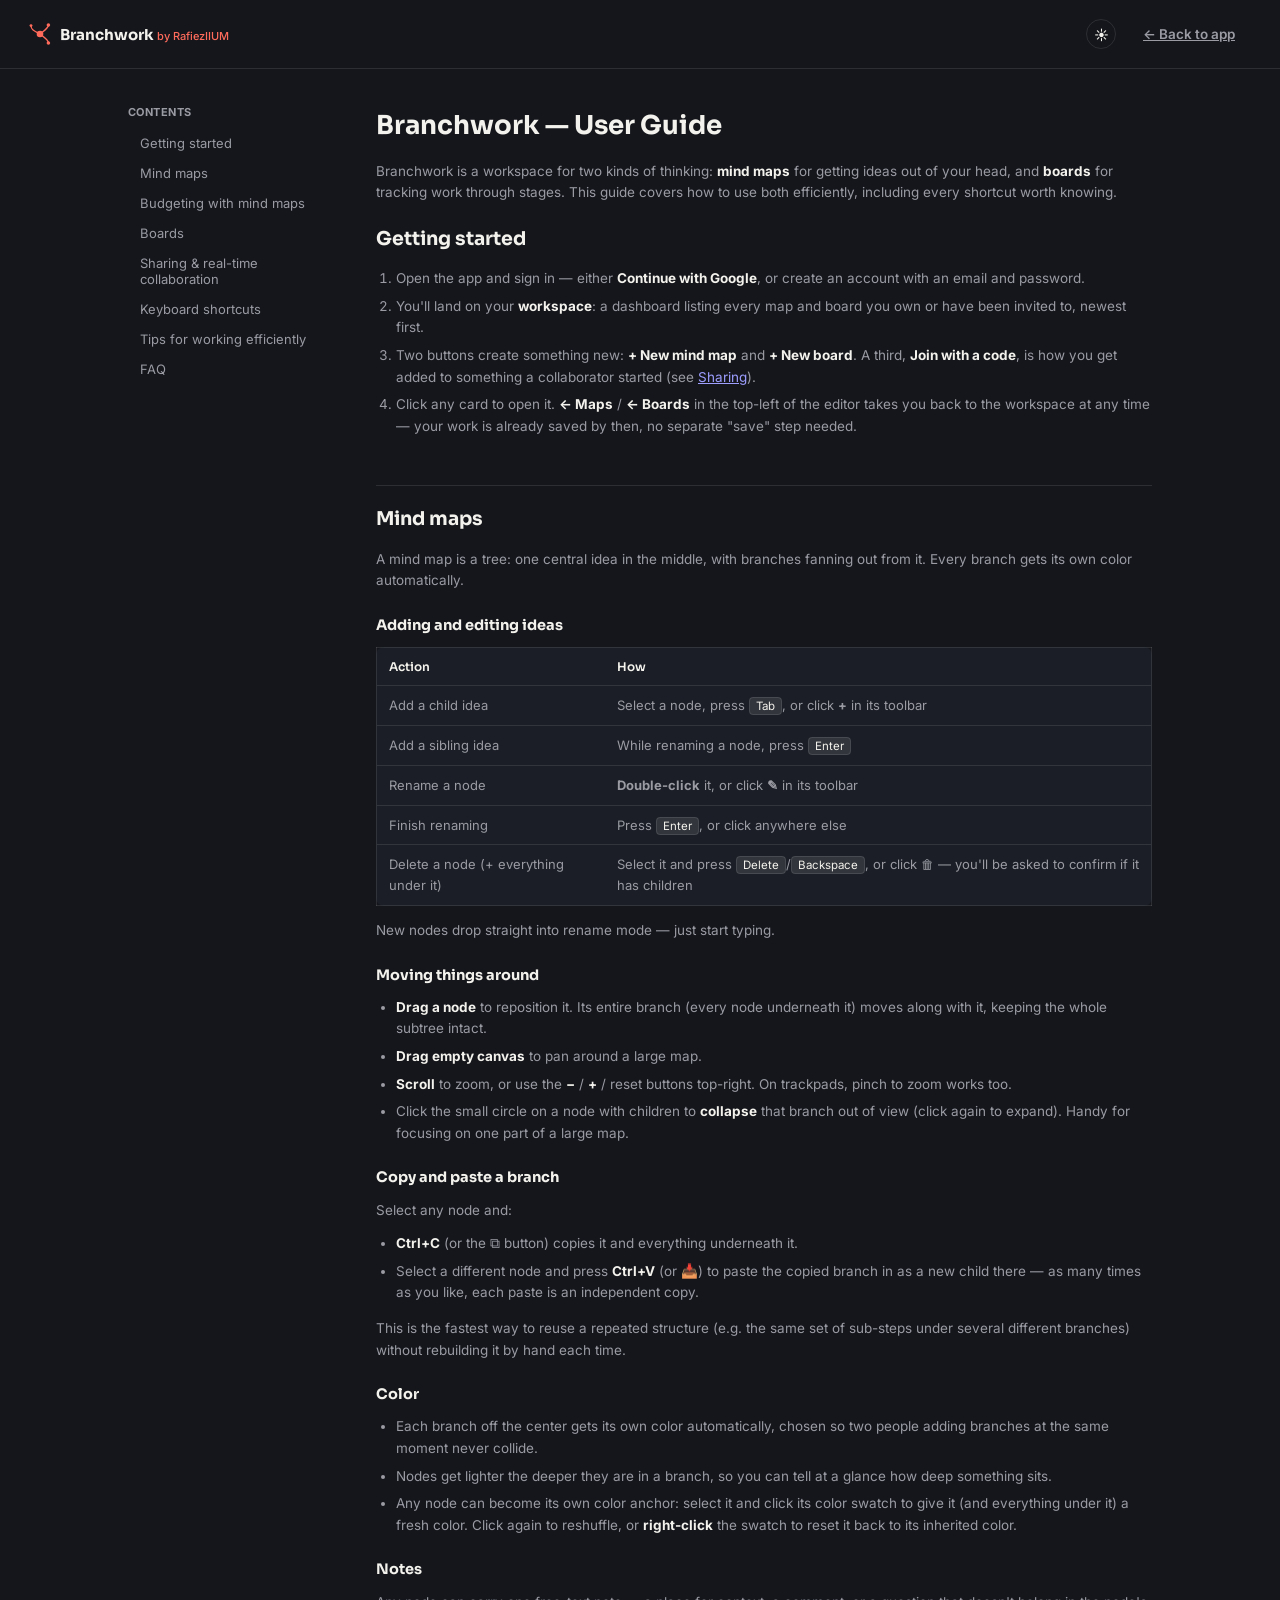
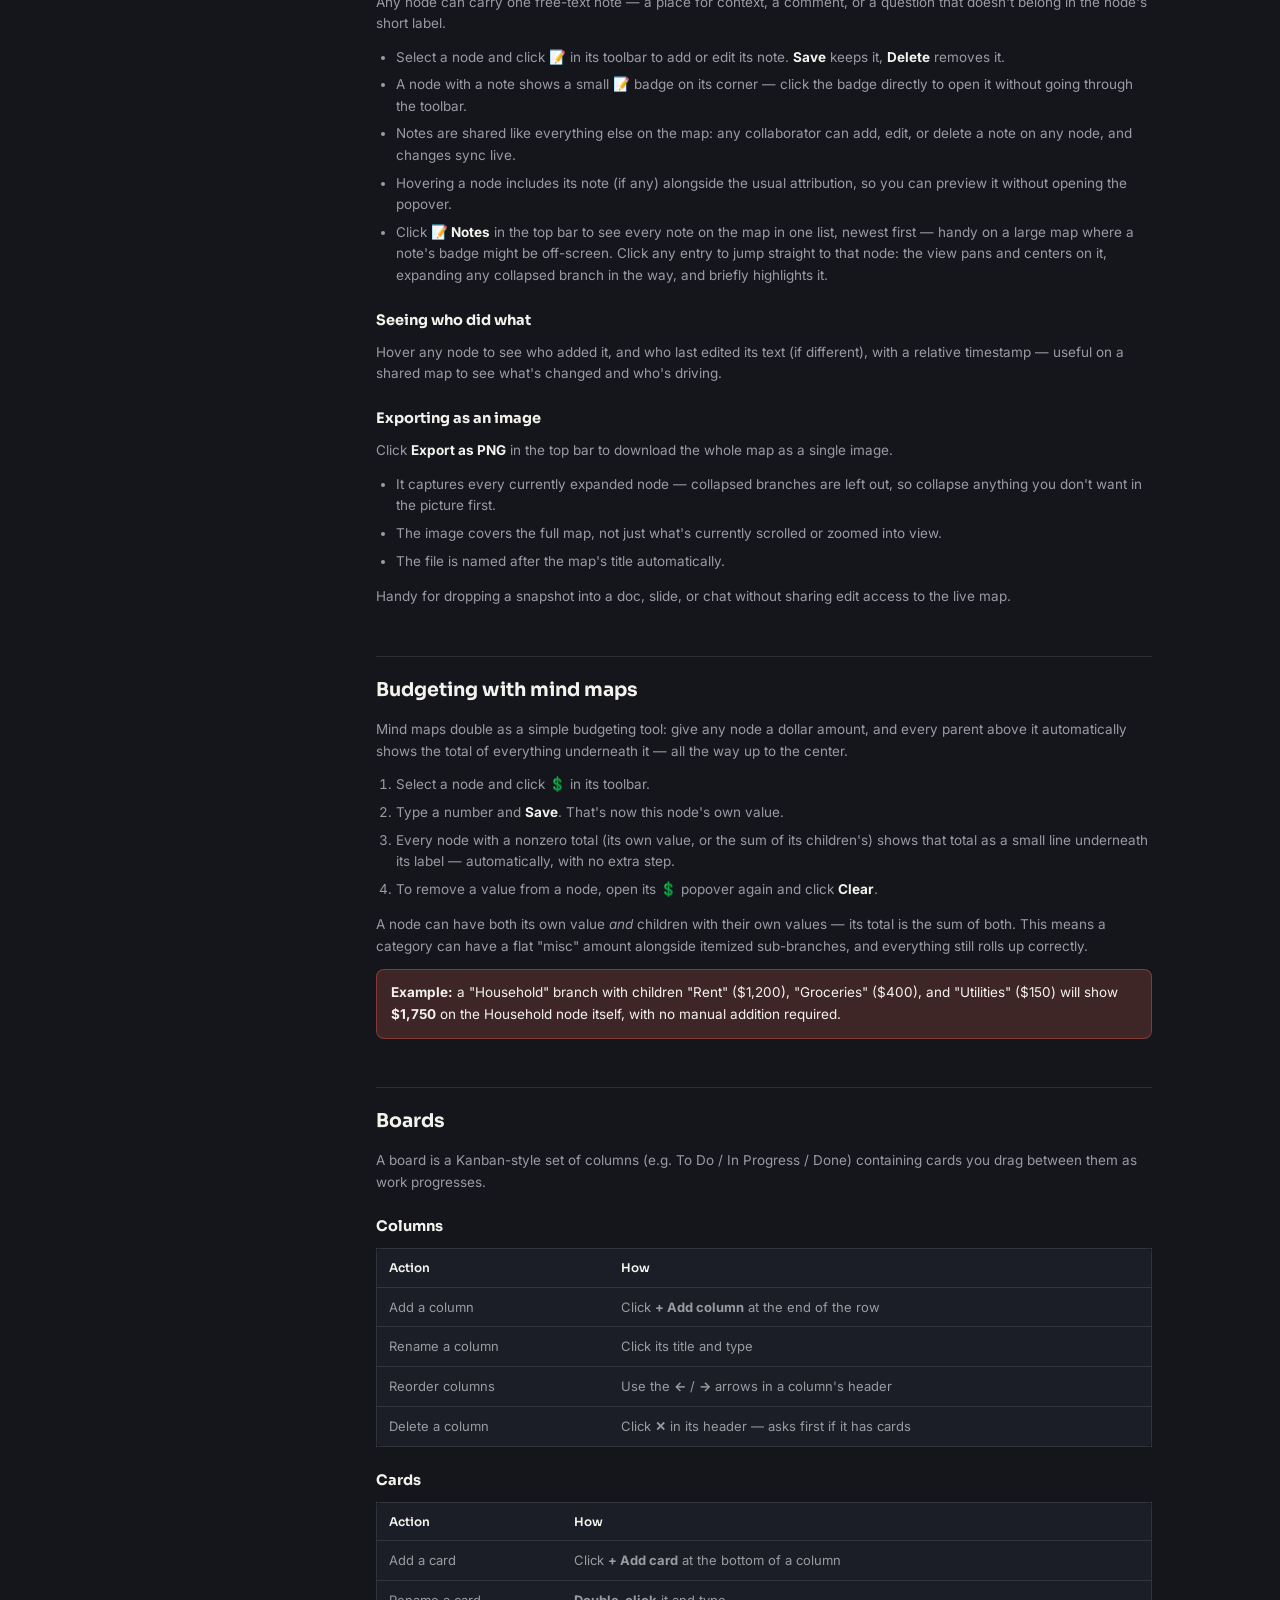
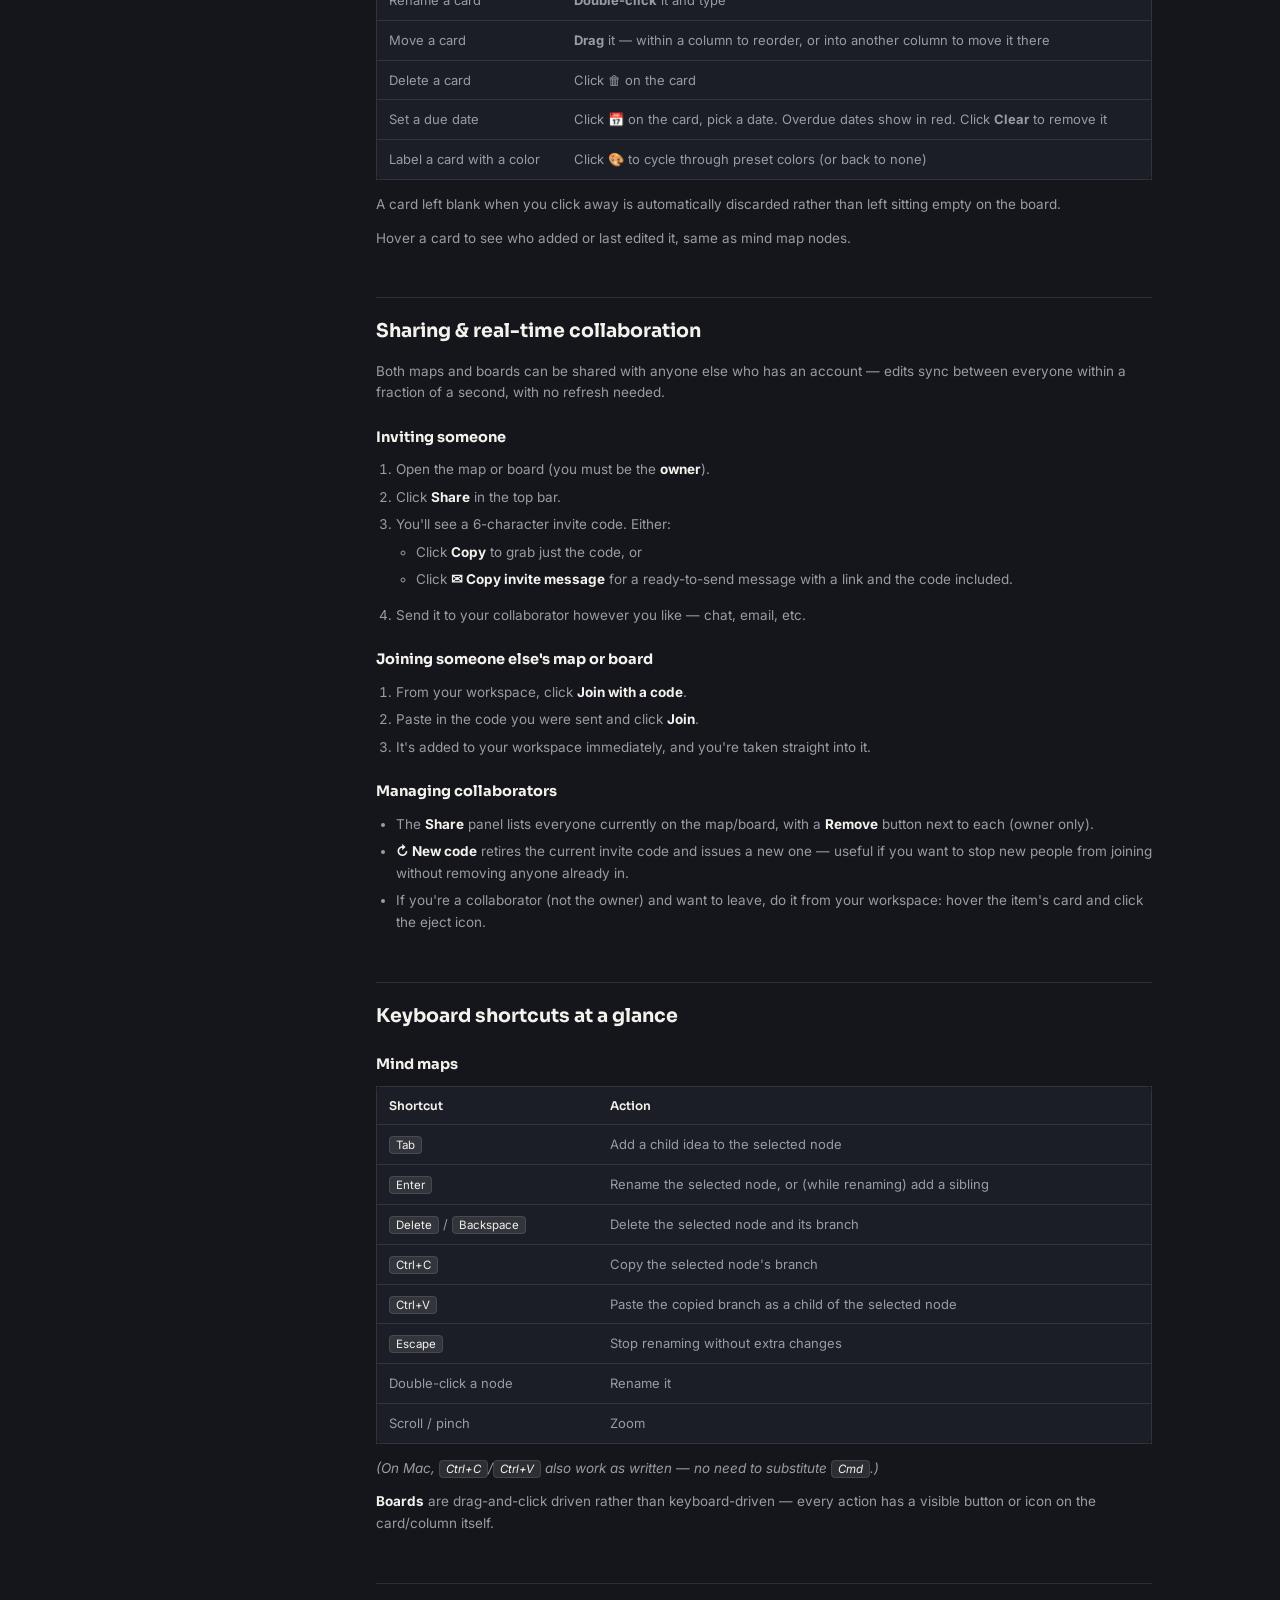
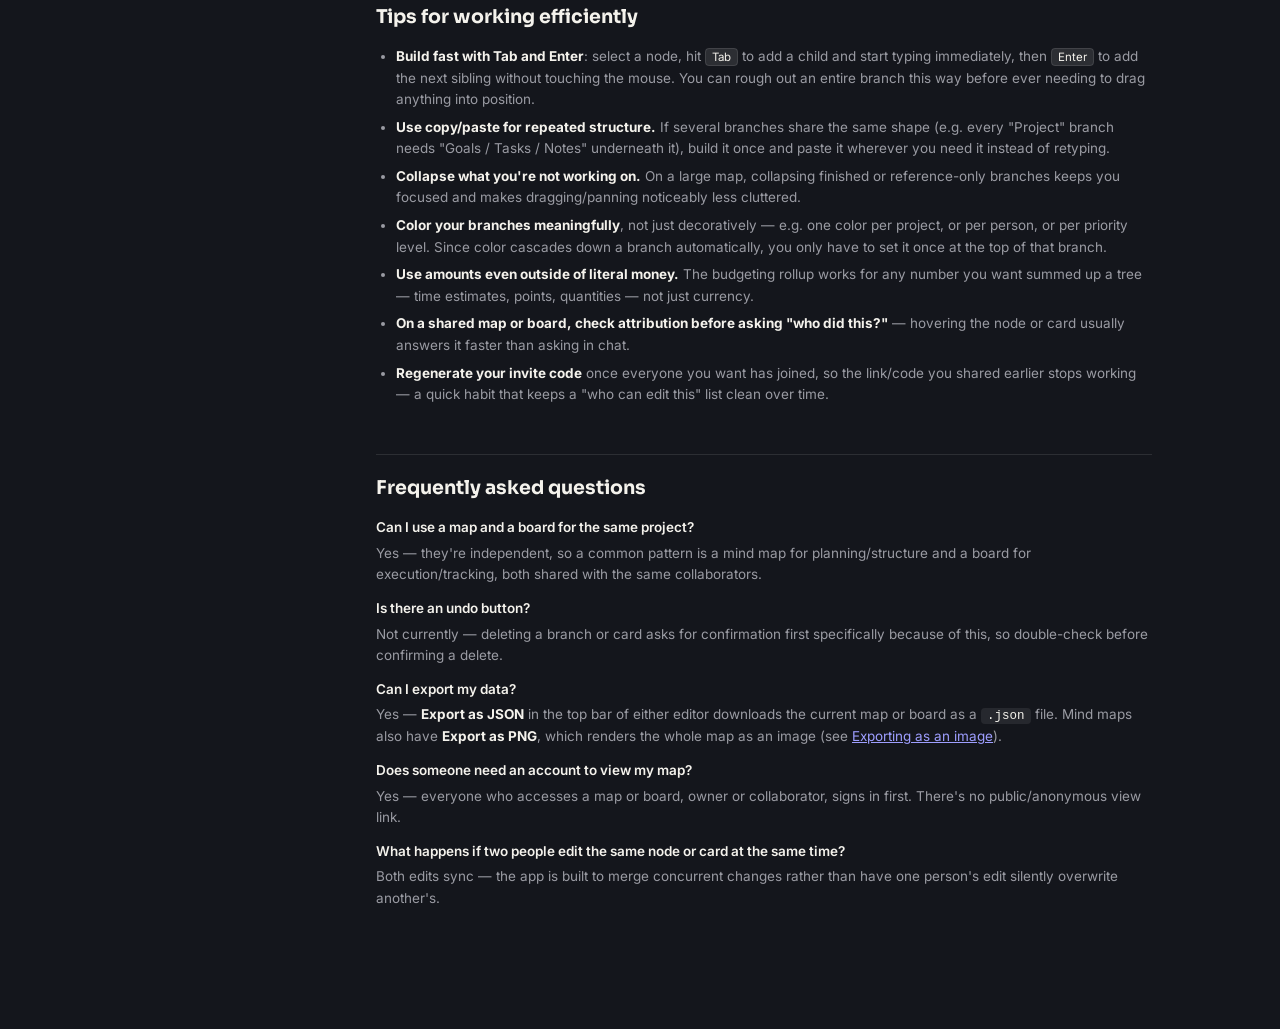
<file: guide.html>
<!DOCTYPE html>
<html lang="en">
<head>
<meta charset="UTF-8" />
<meta name="viewport" content="width=device-width, initial-scale=1.0" />
<title>User Guide — Branchwork</title>
<link rel="icon" href="data:," />
<script>
  (function () {
    var t = localStorage.getItem('bw-theme') === 'light' ? 'light' : 'dark';
    document.documentElement.setAttribute('data-theme', t);
  })();
</script>
<link rel="preconnect" href="https://fonts.googleapis.com">
<link rel="preconnect" href="https://fonts.gstatic.com" crossorigin>
<link href="https://fonts.googleapis.com/css2?family=Sora:wght@400;500;600;700;800&family=Inter:wght@400;500;600&display=swap" rel="stylesheet">
<link rel="stylesheet" href="styles.css" />
</head>
<body class="guide-body">

<div class="guide-page">
  <header class="guide-header">
    <a href="index.html" class="guide-brand">
      <span class="brand-mark" aria-hidden="true">
        <svg viewBox="0 0 40 40" width="24" height="24">
          <circle cx="20" cy="20" r="5.5" fill="currentColor"/>
          <path d="M20 20 C 30 12, 34 10, 34 5" stroke="currentColor" stroke-width="2.4" fill="none" stroke-linecap="round"/>
          <path d="M20 20 C 30 28, 34 30, 34 35" stroke="currentColor" stroke-width="2.4" fill="none" stroke-linecap="round"/>
          <path d="M20 20 C 8 14, 5 12, 5 6" stroke="currentColor" stroke-width="2" fill="none" stroke-linecap="round"/>
          <circle cx="34" cy="5" r="3" fill="currentColor"/>
          <circle cx="34" cy="35" r="3" fill="currentColor"/>
          <circle cx="5" cy="6" r="2.4" fill="currentColor"/>
        </svg>
      </span>
      <span class="dash-brand-name">Branchwork <span class="brand-by">by RafiezIIUM</span></span>
    </a>
    <div class="guide-header-actions">
      <button id="theme-toggle" class="btn btn-icon theme-toggle" title="Toggle light / dark mode">🌙</button>
      <a href="index.html" class="btn btn-ghost">← Back to app</a>
    </div>
  </header>

  <div class="guide-layout">
    <nav class="guide-toc" aria-label="Table of contents">
      <span class="guide-toc-label">Contents</span>
      <a href="#getting-started">Getting started</a>
      <a href="#mind-maps">Mind maps</a>
      <a href="#budgeting">Budgeting with mind maps</a>
      <a href="#boards">Boards</a>
      <a href="#sharing">Sharing &amp; real-time collaboration</a>
      <a href="#shortcuts">Keyboard shortcuts</a>
      <a href="#tips">Tips for working efficiently</a>
      <a href="#faq">FAQ</a>
    </nav>

    <main class="guide-content">
      <h1>Branchwork — User Guide</h1>
      <p class="guide-lede">
        Branchwork is a workspace for two kinds of thinking: <strong>mind maps</strong> for
        getting ideas out of your head, and <strong>boards</strong> for tracking work through
        stages. This guide covers how to use both efficiently, including every shortcut
        worth knowing.
      </p>

      <section id="getting-started">
        <h2>Getting started</h2>
        <ol>
          <li>Open the app and sign in — either <strong>Continue with Google</strong>, or create an account with an email and password.</li>
          <li>You'll land on your <strong>workspace</strong>: a dashboard listing every map and board you own or have been invited to, newest first.</li>
          <li>Two buttons create something new: <strong>+ New mind map</strong> and <strong>+ New board</strong>. A third, <strong>Join with a code</strong>, is how you get added to something a collaborator started (see <a href="#sharing">Sharing</a>).</li>
          <li>Click any card to open it. <strong>← Maps</strong> / <strong>← Boards</strong> in the top-left of the editor takes you back to the workspace at any time — your work is already saved by then, no separate "save" step needed.</li>
        </ol>
      </section>

      <section id="mind-maps">
        <h2>Mind maps</h2>
        <p>A mind map is a tree: one central idea in the middle, with branches fanning out from it. Every branch gets its own color automatically.</p>

        <h3>Adding and editing ideas</h3>
        <div class="guide-table-wrap">
          <table>
            <thead><tr><th>Action</th><th>How</th></tr></thead>
            <tbody>
              <tr><td>Add a child idea</td><td>Select a node, press <kbd>Tab</kbd>, or click <strong>+</strong> in its toolbar</td></tr>
              <tr><td>Add a sibling idea</td><td>While renaming a node, press <kbd>Enter</kbd></td></tr>
              <tr><td>Rename a node</td><td><strong>Double-click</strong> it, or click <strong>✎</strong> in its toolbar</td></tr>
              <tr><td>Finish renaming</td><td>Press <kbd>Enter</kbd>, or click anywhere else</td></tr>
              <tr><td>Delete a node (+ everything under it)</td><td>Select it and press <kbd>Delete</kbd>/<kbd>Backspace</kbd>, or click 🗑 — you'll be asked to confirm if it has children</td></tr>
            </tbody>
          </table>
        </div>
        <p>New nodes drop straight into rename mode — just start typing.</p>

        <h3>Moving things around</h3>
        <ul>
          <li><strong>Drag a node</strong> to reposition it. Its entire branch (every node underneath it) moves along with it, keeping the whole subtree intact.</li>
          <li><strong>Drag empty canvas</strong> to pan around a large map.</li>
          <li><strong>Scroll</strong> to zoom, or use the <strong>−</strong> / <strong>+</strong> / reset buttons top-right. On trackpads, pinch to zoom works too.</li>
          <li>Click the small circle on a node with children to <strong>collapse</strong> that branch out of view (click again to expand). Handy for focusing on one part of a large map.</li>
        </ul>

        <h3>Copy and paste a branch</h3>
        <p>Select any node and:</p>
        <ul>
          <li><strong>Ctrl+C</strong> (or the ⧉ button) copies it and everything underneath it.</li>
          <li>Select a different node and press <strong>Ctrl+V</strong> (or 📥) to paste the copied branch in as a new child there — as many times as you like, each paste is an independent copy.</li>
        </ul>
        <p>This is the fastest way to reuse a repeated structure (e.g. the same set of sub-steps under several different branches) without rebuilding it by hand each time.</p>

        <h3>Color</h3>
        <ul>
          <li>Each branch off the center gets its own color automatically, chosen so two people adding branches at the same moment never collide.</li>
          <li>Nodes get lighter the deeper they are in a branch, so you can tell at a glance how deep something sits.</li>
          <li>Any node can become its own color anchor: select it and click its color swatch to give it (and everything under it) a fresh color. Click again to reshuffle, or <strong>right-click</strong> the swatch to reset it back to its inherited color.</li>
        </ul>

        <h3>Notes</h3>
        <p>Any node can carry one free-text note — a place for context, a comment, or a question that doesn't belong in the node's short label.</p>
        <ul>
          <li>Select a node and click <strong>📝</strong> in its toolbar to add or edit its note. <strong>Save</strong> keeps it, <strong>Delete</strong> removes it.</li>
          <li>A node with a note shows a small 📝 badge on its corner — click the badge directly to open it without going through the toolbar.</li>
          <li>Notes are shared like everything else on the map: any collaborator can add, edit, or delete a note on any node, and changes sync live.</li>
          <li>Hovering a node includes its note (if any) alongside the usual attribution, so you can preview it without opening the popover.</li>
          <li>Click <strong>📝 Notes</strong> in the top bar to see every note on the map in one list, newest first — handy on a large map where a note's badge might be off-screen. Click any entry to jump straight to that node: the view pans and centers on it, expanding any collapsed branch in the way, and briefly highlights it.</li>
        </ul>

        <h3>Seeing who did what</h3>
        <p>Hover any node to see who added it, and who last edited its text (if different), with a relative timestamp — useful on a shared map to see what's changed and who's driving.</p>

        <h3>Exporting as an image</h3>
        <p>Click <strong>Export as PNG</strong> in the top bar to download the whole map as a single image.</p>
        <ul>
          <li>It captures every currently expanded node — collapsed branches are left out, so collapse anything you don't want in the picture first.</li>
          <li>The image covers the full map, not just what's currently scrolled or zoomed into view.</li>
          <li>The file is named after the map's title automatically.</li>
        </ul>
        <p>Handy for dropping a snapshot into a doc, slide, or chat without sharing edit access to the live map.</p>
      </section>

      <section id="budgeting">
        <h2>Budgeting with mind maps</h2>
        <p>Mind maps double as a simple budgeting tool: give any node a dollar amount, and every parent above it automatically shows the total of everything underneath it — all the way up to the center.</p>
        <ol>
          <li>Select a node and click <strong>💲</strong> in its toolbar.</li>
          <li>Type a number and <strong>Save</strong>. That's now this node's own value.</li>
          <li>Every node with a nonzero total (its own value, or the sum of its children's) shows that total as a small line underneath its label — automatically, with no extra step.</li>
          <li>To remove a value from a node, open its 💲 popover again and click <strong>Clear</strong>.</li>
        </ol>
        <p>A node can have both its own value <em>and</em> children with their own values — its total is the sum of both. This means a category can have a flat "misc" amount alongside itemized sub-branches, and everything still rolls up correctly.</p>
        <p class="guide-callout"><strong>Example:</strong> a "Household" branch with children "Rent" ($1,200), "Groceries" ($400), and "Utilities" ($150) will show <strong>$1,750</strong> on the Household node itself, with no manual addition required.</p>
      </section>

      <section id="boards">
        <h2>Boards</h2>
        <p>A board is a Kanban-style set of columns (e.g. To Do / In Progress / Done) containing cards you drag between them as work progresses.</p>

        <h3>Columns</h3>
        <div class="guide-table-wrap">
          <table>
            <thead><tr><th>Action</th><th>How</th></tr></thead>
            <tbody>
              <tr><td>Add a column</td><td>Click <strong>+ Add column</strong> at the end of the row</td></tr>
              <tr><td>Rename a column</td><td>Click its title and type</td></tr>
              <tr><td>Reorder columns</td><td>Use the <strong>←</strong> / <strong>→</strong> arrows in a column's header</td></tr>
              <tr><td>Delete a column</td><td>Click <strong>✕</strong> in its header — asks first if it has cards</td></tr>
            </tbody>
          </table>
        </div>

        <h3>Cards</h3>
        <div class="guide-table-wrap">
          <table>
            <thead><tr><th>Action</th><th>How</th></tr></thead>
            <tbody>
              <tr><td>Add a card</td><td>Click <strong>+ Add card</strong> at the bottom of a column</td></tr>
              <tr><td>Rename a card</td><td><strong>Double-click</strong> it and type</td></tr>
              <tr><td>Move a card</td><td><strong>Drag</strong> it — within a column to reorder, or into another column to move it there</td></tr>
              <tr><td>Delete a card</td><td>Click 🗑 on the card</td></tr>
              <tr><td>Set a due date</td><td>Click 📅 on the card, pick a date. Overdue dates show in red. Click <strong>Clear</strong> to remove it</td></tr>
              <tr><td>Label a card with a color</td><td>Click 🎨 to cycle through preset colors (or back to none)</td></tr>
            </tbody>
          </table>
        </div>
        <p>A card left blank when you click away is automatically discarded rather than left sitting empty on the board.</p>
        <p>Hover a card to see who added or last edited it, same as mind map nodes.</p>
      </section>

      <section id="sharing">
        <h2>Sharing &amp; real-time collaboration</h2>
        <p>Both maps and boards can be shared with anyone else who has an account — edits sync between everyone within a fraction of a second, with no refresh needed.</p>

        <h3>Inviting someone</h3>
        <ol>
          <li>Open the map or board (you must be the <strong>owner</strong>).</li>
          <li>Click <strong>Share</strong> in the top bar.</li>
          <li>You'll see a 6-character invite code. Either:
            <ul>
              <li>Click <strong>Copy</strong> to grab just the code, or</li>
              <li>Click <strong>✉ Copy invite message</strong> for a ready-to-send message with a link and the code included.</li>
            </ul>
          </li>
          <li>Send it to your collaborator however you like — chat, email, etc.</li>
        </ol>

        <h3>Joining someone else's map or board</h3>
        <ol>
          <li>From your workspace, click <strong>Join with a code</strong>.</li>
          <li>Paste in the code you were sent and click <strong>Join</strong>.</li>
          <li>It's added to your workspace immediately, and you're taken straight into it.</li>
        </ol>

        <h3>Managing collaborators</h3>
        <ul>
          <li>The <strong>Share</strong> panel lists everyone currently on the map/board, with a <strong>Remove</strong> button next to each (owner only).</li>
          <li><strong>↻ New code</strong> retires the current invite code and issues a new one — useful if you want to stop new people from joining without removing anyone already in.</li>
          <li>If you're a collaborator (not the owner) and want to leave, do it from your workspace: hover the item's card and click the eject icon.</li>
        </ul>
      </section>

      <section id="shortcuts">
        <h2>Keyboard shortcuts at a glance</h2>
        <h3>Mind maps</h3>
        <div class="guide-table-wrap">
          <table>
            <thead><tr><th>Shortcut</th><th>Action</th></tr></thead>
            <tbody>
              <tr><td><kbd>Tab</kbd></td><td>Add a child idea to the selected node</td></tr>
              <tr><td><kbd>Enter</kbd></td><td>Rename the selected node, or (while renaming) add a sibling</td></tr>
              <tr><td><kbd>Delete</kbd> / <kbd>Backspace</kbd></td><td>Delete the selected node and its branch</td></tr>
              <tr><td><kbd>Ctrl+C</kbd></td><td>Copy the selected node's branch</td></tr>
              <tr><td><kbd>Ctrl+V</kbd></td><td>Paste the copied branch as a child of the selected node</td></tr>
              <tr><td><kbd>Escape</kbd></td><td>Stop renaming without extra changes</td></tr>
              <tr><td>Double-click a node</td><td>Rename it</td></tr>
              <tr><td>Scroll / pinch</td><td>Zoom</td></tr>
            </tbody>
          </table>
        </div>
        <p class="guide-note">(On Mac, <kbd>Ctrl+C</kbd>/<kbd>Ctrl+V</kbd> also work as written — no need to substitute <kbd>Cmd</kbd>.)</p>
        <p><strong>Boards</strong> are drag-and-click driven rather than keyboard-driven — every action has a visible button or icon on the card/column itself.</p>
      </section>

      <section id="tips">
        <h2>Tips for working efficiently</h2>
        <ul>
          <li><strong>Build fast with Tab and Enter</strong>: select a node, hit <kbd>Tab</kbd> to add a child and start typing immediately, then <kbd>Enter</kbd> to add the next sibling without touching the mouse. You can rough out an entire branch this way before ever needing to drag anything into position.</li>
          <li><strong>Use copy/paste for repeated structure.</strong> If several branches share the same shape (e.g. every "Project" branch needs "Goals / Tasks / Notes" underneath it), build it once and paste it wherever you need it instead of retyping.</li>
          <li><strong>Collapse what you're not working on.</strong> On a large map, collapsing finished or reference-only branches keeps you focused and makes dragging/panning noticeably less cluttered.</li>
          <li><strong>Color your branches meaningfully</strong>, not just decoratively — e.g. one color per project, or per person, or per priority level. Since color cascades down a branch automatically, you only have to set it once at the top of that branch.</li>
          <li><strong>Use amounts even outside of literal money.</strong> The budgeting rollup works for any number you want summed up a tree — time estimates, points, quantities — not just currency.</li>
          <li><strong>On a shared map or board, check attribution before asking "who did this?"</strong> — hovering the node or card usually answers it faster than asking in chat.</li>
          <li><strong>Regenerate your invite code</strong> once everyone you want has joined, so the link/code you shared earlier stops working — a quick habit that keeps a "who can edit this" list clean over time.</li>
        </ul>
      </section>

      <section id="faq">
        <h2>Frequently asked questions</h2>

        <p class="guide-q">Can I use a map and a board for the same project?</p>
        <p>Yes — they're independent, so a common pattern is a mind map for planning/structure and a board for execution/tracking, both shared with the same collaborators.</p>

        <p class="guide-q">Is there an undo button?</p>
        <p>Not currently — deleting a branch or card asks for confirmation first specifically because of this, so double-check before confirming a delete.</p>

        <p class="guide-q">Can I export my data?</p>
        <p>Yes — <strong>Export as JSON</strong> in the top bar of either editor downloads the current map or board as a <code>.json</code> file. Mind maps also have <strong>Export as PNG</strong>, which renders the whole map as an image (see <a href="#mind-maps">Exporting as an image</a>).</p>

        <p class="guide-q">Does someone need an account to view my map?</p>
        <p>Yes — everyone who accesses a map or board, owner or collaborator, signs in first. There's no public/anonymous view link.</p>

        <p class="guide-q">What happens if two people edit the same node or card at the same time?</p>
        <p>Both edits sync — the app is built to merge concurrent changes rather than have one person's edit silently overwrite another's.</p>
      </section>
    </main>
  </div>
</div>

<script>
  (function () {
    var btn = document.getElementById('theme-toggle');
    function sync() {
      var t = document.documentElement.getAttribute('data-theme') === 'light' ? 'light' : 'dark';
      btn.textContent = t === 'light' ? '🌙' : '☀️';
      btn.title = t === 'light' ? 'Switch to dark mode' : 'Switch to light mode';
    }
    sync();
    btn.addEventListener('click', function () {
      var next = document.documentElement.getAttribute('data-theme') === 'light' ? 'dark' : 'light';
      localStorage.setItem('bw-theme', next);
      document.documentElement.setAttribute('data-theme', next);
      sync();
    });
  })();
</script>
</body>
</html>
</file>
<file: styles.css>
﻿/* ============ Tokens ============ */
:root {
  --ink: #14161c;
  --ink-soft: #1b1e26;
  --canvas: #101218;
  --canvas-dot: rgba(var(--overlay-rgb),0.06);
  --paper: #f6f4ef;
  --paper-dim: #cfcdc6;
  --line: rgba(var(--overlay-rgb),0.10);
  --accent: #ff6b5b;
  --accent-soft: rgba(255,107,91,0.18);
  --accent-blue: #5b9dff;
  --accent-green: #4fd1a5;
  --text-hi: #f4f2ec;
  --text-lo: #9a9ba3;
  --danger: #ff5d5d;
  --radius-lg: 18px;
  --radius-md: 12px;
  --radius-sm: 8px;
  --font-display: 'Sora', 'Segoe UI', sans-serif;
  --font-body: 'Inter', 'Segoe UI', sans-serif;
  --shadow-card: 0 12px 30px rgba(0,0,0,0.35);
  /* rgb channels behind every rgba(var(--overlay-rgb),X) hover/tint in this
     file, flipped per theme so those overlays read as light-on-dark or
     dark-on-light without touching each individual rule */
  --overlay-rgb: 255,255,255;
  color-scheme: dark;
}

:root[data-theme="light"] {
  --ink: #f5f3ee;
  --ink-soft: #ffffff;
  --canvas: #e8e5dc;
  --canvas-dot: rgba(20,22,28,0.10);
  --line: rgba(20,22,28,0.13);
  --text-hi: #17181d;
  --text-lo: #63656d;
  --shadow-card: 0 12px 30px rgba(20,22,28,0.14);
  --overlay-rgb: 20,22,28;
  color-scheme: light;
}

/* Elements marked hidden must always be hidden, even if their own
   class also sets a `display` value (e.g. .view-editor, .modal-overlay
   both use display:flex - without !important here, that flex rule
   would beat the default [hidden] behavior and show them anyway). */
[hidden] { display: none !important; }

* { box-sizing: border-box; }
html, body { height: 100%; }
body {
  margin: 0;
  font-family: var(--font-body);
  background: var(--ink);
  color: var(--text-hi);
  overflow: hidden;
}
button, input { font-family: inherit; }
h1, h2, h3 { font-family: var(--font-display); margin: 0; }

/* ============ Buttons ============ */
.btn {
  border: 1px solid var(--line);
  background: transparent;
  color: var(--text-hi);
  padding: 9px 16px;
  border-radius: var(--radius-sm);
  font-size: 13.5px;
  font-weight: 600;
  cursor: pointer;
  transition: background 0.15s ease, transform 0.1s ease, border-color .15s ease;
  white-space: nowrap;
}
.btn:hover { background: rgba(var(--overlay-rgb),0.06); }
.btn:active { transform: translateY(1px); }
.btn-primary {
  background: var(--accent);
  border-color: var(--accent);
  color: #1a0e0b;
}
.btn-primary:hover { background: #ff7c6d; }
.btn-ghost { border-color: transparent; color: var(--text-lo); }
.btn-ghost:hover { color: var(--text-hi); background: rgba(var(--overlay-rgb),0.06); }
.btn-blue {
  background: var(--accent-blue);
  border-color: var(--accent-blue);
  color: #0c1a30;
}
.btn-blue:hover { background: #79b1ff; }
.btn-green {
  background: var(--accent-green);
  border-color: var(--accent-green);
  color: #0c2a1f;
}
.btn-green:hover { background: #6fdcb6; }
.btn-block { width: 100%; }
.btn-icon {
  width: 30px; height: 30px; padding: 0;
  display: inline-flex; align-items: center; justify-content: center;
  border-radius: var(--radius-sm);
  font-size: 15px;
}
.theme-toggle { border-radius: 999px; font-size: 14px; }
.auth-theme-toggle { position: absolute; top: 16px; right: 16px; }

/* ============ Layout shell ============ */
.view { width: 100vw; height: 100vh; }

/* ============ Auth ============ */
.view-auth {
  display: flex;
  align-items: center;
  justify-content: center;
  background:
    radial-gradient(circle at 20% 20%, rgba(255,107,91,0.10), transparent 45%),
    radial-gradient(circle at 80% 75%, rgba(124,131,253,0.12), transparent 45%),
    var(--ink);
  padding: 24px;
}
.auth-card {
  position: relative;
  width: 100%;
  max-width: 380px;
  background: var(--ink-soft);
  border: 1px solid var(--line);
  border-radius: var(--radius-lg);
  padding: 32px 28px 26px;
  box-shadow: var(--shadow-card);
}
.auth-brand { display: flex; align-items: center; gap: 10px; color: var(--accent); }
.auth-brand h1 { font-size: 22px; color: var(--text-hi); font-weight: 700; }
.brand-mark { color: var(--accent); display: inline-flex; }
.brand-by {
  font-family: var(--font-body); font-weight: 500; color: var(--accent);
  letter-spacing: 0; text-transform: none;
}
.auth-brand h1 .brand-by { font-size: 13px; }
.auth-tagline { color: var(--text-lo); font-size: 13.5px; margin: 10px 0 22px; }
.auth-tabs {
  display: flex;
  background: rgba(var(--overlay-rgb),0.05);
  border-radius: var(--radius-sm);
  padding: 3px;
  margin-bottom: 20px;
}
.auth-tab {
  flex: 1;
  border: none;
  background: transparent;
  color: var(--text-lo);
  padding: 8px 10px;
  border-radius: 6px;
  font-weight: 600;
  font-size: 13px;
  cursor: pointer;
}
.auth-tab.is-active { background: var(--accent); color: #1a0e0b; }
.auth-form { display: flex; flex-direction: column; gap: 14px; }
.field { display: flex; flex-direction: column; gap: 6px; font-size: 12.5px; color: var(--text-lo); font-weight: 600; }
.field input {
  background: rgba(var(--overlay-rgb),0.05);
  border: 1px solid var(--line);
  color: var(--text-hi);
  border-radius: var(--radius-sm);
  padding: 10px 12px;
  font-size: 14px;
  outline: none;
}
.field input:focus { border-color: var(--accent); }
.auth-error {
  color: var(--danger);
  font-size: 12.5px;
  background: rgba(255,93,93,0.1);
  border: 1px solid rgba(255,93,93,0.3);
  padding: 8px 10px;
  border-radius: var(--radius-sm);
  margin: 0;
}
.auth-footnote { color: var(--text-lo); font-size: 11.5px; margin: 18px 0 0; text-align: center; }

.google-btn-container { display: flex; justify-content: center; min-height: 40px; }
.google-btn-fallback { color: var(--text-lo); font-size: 12px; text-align: center; margin: 6px 0 0; }
.auth-divider {
  display: flex; align-items: center; gap: 12px;
  color: var(--text-lo); font-size: 11.5px;
  margin: 16px 0;
}
.auth-divider::before, .auth-divider::after {
  content: ''; flex: 1; height: 1px; background: var(--line);
}

/* ============ Dashboard extras ============ */
.dash-title-actions { display: flex; gap: 10px; }
.map-card-badge {
  position: absolute; top: 10px; left: 14px;
  font-size: 10px; font-weight: 700; letter-spacing: .04em; text-transform: uppercase;
  color: var(--text-lo); background: rgba(var(--overlay-rgb),0.08);
  padding: 3px 8px; border-radius: 999px; z-index: 1;
}

/* ============ Modal (join map) ============ */
.modal-overlay {
  position: fixed; inset: 0; background: rgba(8,9,12,0.6);
  display: flex; align-items: center; justify-content: center;
  z-index: 300; backdrop-filter: blur(2px);
}
.modal-card {
  width: 100%; max-width: 340px;
  background: var(--ink-soft); border: 1px solid var(--line);
  border-radius: var(--radius-lg); padding: 26px;
  box-shadow: var(--shadow-card);
}
.modal-card h3 { font-size: 17px; margin-bottom: 6px; }
.modal-sub { color: var(--text-lo); font-size: 13px; margin: 0 0 16px; }
.join-code-input {
  width: 100%; background: rgba(var(--overlay-rgb),0.06); border: 1px solid var(--line);
  color: var(--text-hi); border-radius: var(--radius-sm); padding: 12px 14px;
  font-size: 20px; letter-spacing: .12em; text-transform: uppercase; text-align: center;
  font-family: var(--font-display); font-weight: 600; outline: none;
}
.join-code-input:focus { border-color: var(--accent); }
.modal-actions { display: flex; justify-content: flex-end; gap: 10px; margin-top: 16px; }

/* ============ Share panel ============ */
.share-panel {
  position: fixed; top: 56px; right: 16px;
  width: 260px;
  background: var(--ink-soft); border: 1px solid var(--line);
  border-radius: var(--radius-md); padding: 16px;
  box-shadow: var(--shadow-card); z-index: 120;
}
.share-panel-row { display: flex; align-items: center; justify-content: space-between; margin-bottom: 10px; }
.share-panel-label { font-size: 12px; color: var(--text-lo); font-weight: 700; text-transform: uppercase; letter-spacing: .04em; }
.btn-tiny { padding: 5px 10px; font-size: 11.5px; }
.share-code-row {
  display: flex; align-items: center; gap: 8px;
  background: rgba(var(--overlay-rgb),0.05); border: 1px solid var(--line);
  border-radius: var(--radius-sm); padding: 8px 10px; margin-bottom: 10px;
}
.share-code-row code {
  flex: 1; font-family: var(--font-display); font-weight: 700; font-size: 16px;
  letter-spacing: .1em; color: var(--text-hi);
}
.share-copy-message { width: 100%; margin-bottom: 10px; }
.share-hint { font-size: 11.5px; color: var(--text-lo); margin: 0 0 12px; }
.share-collab-list { display: flex; flex-direction: column; gap: 6px; max-height: 160px; overflow-y: auto; }
.share-collab-item {
  display: flex; align-items: center; justify-content: space-between;
  font-size: 12.5px; color: var(--text-hi);
  background: rgba(var(--overlay-rgb),0.04); border-radius: 7px; padding: 6px 9px;
}
.share-collab-item button {
  border: none; background: transparent; color: var(--text-lo);
  cursor: pointer; font-size: 12px;
}
.share-collab-item button:hover { color: var(--danger); }
.share-owner-note { font-size: 11.5px; color: var(--text-lo); }

/* ============ Notes panel ============ */
.notes-panel {
  position: fixed; top: 56px; left: 16px;
  width: 280px; max-height: min(60vh, 420px);
  display: flex; flex-direction: column;
  background: var(--ink-soft); border: 1px solid var(--line);
  border-radius: var(--radius-md); padding: 14px;
  box-shadow: var(--shadow-card); z-index: 120;
}
.notes-panel-row { margin-bottom: 8px; }
.notes-panel-list { display: flex; flex-direction: column; gap: 6px; overflow-y: auto; }
.notes-panel-item {
  cursor: pointer; text-align: left;
  background: rgba(var(--overlay-rgb),0.04); border: 1px solid transparent;
  border-radius: 7px; padding: 8px 10px;
  transition: background .12s ease, border-color .12s ease;
}
.notes-panel-item:hover { background: rgba(var(--overlay-rgb),0.09); border-color: var(--line); }
.notes-panel-item-node {
  font-size: 11px; font-weight: 700; color: var(--accent);
  text-transform: uppercase; letter-spacing: .02em; margin-bottom: 2px;
  overflow: hidden; text-overflow: ellipsis; white-space: nowrap;
}
.notes-panel-item-note {
  font-size: 12.5px; color: var(--text-hi); line-height: 1.35;
  display: -webkit-box; -webkit-line-clamp: 2; -webkit-box-orient: vertical; overflow: hidden;
}
.notes-panel-item-meta { font-size: 10.5px; color: var(--text-lo); margin-top: 4px; }

/* ============ Dashboard ============ */
.view-dashboard { display: flex; flex-direction: column; background: var(--ink); overflow-y: auto; }
.dash-header {
  display: flex; align-items: center; justify-content: space-between;
  padding: 16px 28px; border-bottom: 1px solid var(--line);
  position: sticky; top: 0; background: var(--ink); z-index: 5;
}
.dash-brand { display: flex; align-items: center; gap: 8px; color: var(--accent); }
.dash-brand-name { color: var(--text-hi); font-family: var(--font-display); font-weight: 700; font-size: 15px; }
.dash-brand-name .brand-by { font-size: 11px; }
.dash-version {
  color: var(--text-lo);
  font-size: 11px;
  font-weight: 600;
  padding: 2px 7px;
  border: 1px solid var(--line);
  border-radius: 999px;
}
.dash-user { display: flex; align-items: center; gap: 12px; }
.dash-email { color: var(--text-lo); font-size: 12.5px; }
.dash-main { max-width: 1080px; margin: 0 auto; width: 100%; padding: 36px 28px 60px; flex: 1; display: flex; flex-direction: column; }
.dash-title-row { display: flex; align-items: center; justify-content: space-between; margin-bottom: 26px; }
.dash-title-row h2 { font-size: 22px; }
.dash-empty { text-align: center; padding: 60px 20px; color: var(--text-lo); }
.dash-empty p { margin: 4px 0; }
.dash-empty-sub { font-size: 13px; }
.dash-grid {
  display: grid;
  grid-template-columns: repeat(auto-fill, minmax(230px, 1fr));
  gap: 18px;
}
.map-card {
  background: var(--ink-soft);
  border: 1px solid var(--line);
  border-radius: var(--radius-md);
  padding: 18px;
  cursor: pointer;
  transition: transform 0.12s ease, border-color .12s ease;
  position: relative;
  overflow: hidden;
}
.map-card:hover { transform: translateY(-3px); border-color: rgba(var(--overlay-rgb),0.22); }
.map-card-glow {
  position: absolute; inset: 0; opacity: 0.16; pointer-events: none;
}
.map-card h3 { font-size: 15.5px; color: var(--text-hi); margin-top: 14px; margin-bottom: 6px; position: relative; }
.map-card-meta { color: var(--text-lo); font-size: 11.5px; position: relative; }
.map-card-del {
  position: absolute; top: 10px; right: 10px;
  width: 28px; height: 28px; border-radius: 7px;
  background: rgba(0,0,0,0.25); border: none; color: var(--text-lo);
  cursor: pointer; font-size: 13px; opacity: 0.45; transition: opacity .12s ease, color .12s ease, background .12s ease;
}
.map-card:hover .map-card-del { opacity: 0.85; }
.map-card-del:hover { opacity: 1; color: var(--danger); background: rgba(255,93,93,0.15); }

.dash-info {
  display: grid;
  grid-template-columns: repeat(auto-fit, minmax(260px, 1fr));
  gap: 16px;
  margin-top: auto;
  padding-top: 28px;
  border-top: 1px solid var(--line);
}
.dash-info-card {
  padding: 16px 18px;
  border: 1px solid var(--line);
  border-radius: var(--radius-md);
  background: var(--ink-soft);
}
.dash-info-card h4 { margin: 0 0 6px; font-size: 13.5px; color: var(--text-hi); font-family: var(--font-display); }
.dash-info-card p { margin: 0; font-size: 12.5px; line-height: 1.5; color: var(--text-lo); }

/* ============ Editor ============ */
.view-editor { display: flex; flex-direction: column; }
.ed-topbar {
  display: flex; align-items: center; gap: 10px;
  padding: 10px 16px;
  border-bottom: 1px solid var(--line);
  background: var(--ink-soft);
  z-index: 10;
}
.map-title-input {
  background: transparent; border: 1px solid transparent; color: var(--text-hi);
  font-family: var(--font-display); font-weight: 600; font-size: 15px;
  padding: 6px 10px; border-radius: var(--radius-sm); max-width: 320px;
}
.map-title-input:hover { border-color: var(--line); }
.map-title-input:focus { outline: none; border-color: var(--accent); background: rgba(var(--overlay-rgb),0.04); }
.save-status { font-size: 11.5px; color: var(--text-lo); min-width: 80px; }
.ed-topbar-spacer { flex: 1; }
.zoom-controls { display: flex; align-items: center; gap: 6px; margin-right: 6px; }
.zoom-level { font-size: 12px; color: var(--text-lo); width: 42px; text-align: center; }

.canvas-wrap {
  position: relative;
  flex: 1;
  overflow: hidden;
  background-color: var(--canvas);
  background-image: radial-gradient(var(--canvas-dot) 1.4px, transparent 1.4px);
  background-size: 26px 26px;
  cursor: grab;
  touch-action: none;
}
.canvas-wrap.is-panning { cursor: grabbing; }
.canvas-world {
  position: absolute;
  left: 0; top: 0;
  width: 0; height: 0;
  transform-origin: 0 0;
  will-change: transform;
}
.edge-layer {
  position: absolute;
  overflow: visible;
  left: 0; top: 0;
  pointer-events: none;
}
.node-layer { position: absolute; left: 0; top: 0; }

.hint-bar {
  position: absolute; left: 50%; bottom: 14px; transform: translateX(-50%);
  display: flex; gap: 16px;
  background: var(--ink-soft);
  border: 1px solid var(--line);
  padding: 8px 16px; border-radius: 999px;
  font-size: 11.5px; color: var(--text-lo);
  box-shadow: var(--shadow-card);
  pointer-events: none;
  white-space: nowrap;
}
.hint-bar kbd {
  background: rgba(var(--overlay-rgb),0.1);
  border-radius: 4px; padding: 1px 5px; font-size: 10.5px; color: var(--text-hi);
}

/* ============ Nodes ============ */
.node {
  position: absolute;
  transform: translate(-50%, -50%);
  width: max-content;
  min-width: 64px;
  max-width: 260px;
  padding: 9px 16px;
  border-radius: 999px;
  font-size: 14px;
  font-weight: 600;
  text-align: center;
  cursor: grab;
  user-select: none;
  touch-action: none;
  box-shadow: 0 3px 0 rgba(0,0,0,0.18), 0 6px 16px rgba(0,0,0,0.25);
  border: 2px solid transparent;
  line-height: 1.3;
  word-break: break-word;
  transition: box-shadow .12s ease, border-color .12s ease;
}
.node.is-root {
  background: var(--paper);
  color: #1c1c1c;
  font-family: var(--font-display);
  font-size: 16px;
  padding: 14px 24px;
  box-shadow: 0 4px 0 rgba(0,0,0,0.3), 0 10px 22px rgba(0,0,0,0.35);
}
.node.is-selected { border-color: #fff; box-shadow: 0 0 0 3px rgba(var(--overlay-rgb),0.25), 0 6px 16px rgba(0,0,0,0.3); }
.node.is-dragging { cursor: grabbing; z-index: 50; }
@keyframes node-pulse {
  0% { box-shadow: 0 0 0 0 rgba(255,255,255,0.65); }
  70% { box-shadow: 0 0 0 16px rgba(255,255,255,0); }
  100% { box-shadow: 0 0 0 0 rgba(255,255,255,0); }
}
.node.is-pulse { animation: node-pulse 0.85s ease-out 2; z-index: 55; }
.node-label { }
.node-label[contenteditable="true"] { cursor: text; outline: none; user-select: text; -webkit-user-select: text; }
.node-value {
  font-size: 11px;
  font-weight: 700;
  opacity: 0.8;
  margin-top: 3px;
  letter-spacing: .01em;
}

.amount-picker {
  position: fixed;
  display: flex; align-items: center; gap: 8px;
  background: var(--ink-soft); border: 1px solid var(--line);
  border-radius: var(--radius-sm); padding: 8px;
  box-shadow: var(--shadow-card); z-index: 250;
}
.amount-picker input[type="number"] {
  width: 100px;
  background: rgba(var(--overlay-rgb),0.06); border: 1px solid var(--line);
  color: var(--text-hi); border-radius: 6px; padding: 5px 7px; font-size: 12.5px;
}

.note-picker {
  position: fixed;
  display: flex; flex-direction: column; gap: 8px;
  width: 240px;
  background: var(--ink-soft); border: 1px solid var(--line);
  border-radius: var(--radius-sm); padding: 10px;
  box-shadow: var(--shadow-card); z-index: 250;
}
.note-picker-caption { font-size: 10.5px; color: var(--text-lo); }
.note-picker textarea {
  width: 100%; min-height: 84px; resize: vertical;
  background: rgba(var(--overlay-rgb),0.06); border: 1px solid var(--line);
  color: var(--text-hi); border-radius: 6px; padding: 7px 8px; font-size: 12.5px;
  font-family: inherit; line-height: 1.4;
}
.note-picker-actions { display: flex; justify-content: flex-end; gap: 6px; }

.node-toggle {
  position: absolute;
  right: -8px; bottom: -8px;
  width: 20px; height: 20px;
  border-radius: 50%;
  background: var(--ink-soft);
  border: 1.5px solid var(--line);
  color: var(--text-hi);
  font-size: 10.5px;
  display: flex; align-items: center; justify-content: center;
  cursor: pointer;
}
.node-toggle:hover { border-color: #fff; }

.node-note-badge {
  position: absolute;
  left: -8px; bottom: -8px;
  width: 20px; height: 20px;
  border-radius: 50%;
  background: var(--ink-soft);
  border: 1.5px solid var(--line);
  font-size: 10px;
  display: flex; align-items: center; justify-content: center;
  cursor: pointer;
}
.node-note-badge:hover { border-color: #fff; }

.node-actions {
  position: absolute;
  display: flex; flex-direction: column; align-items: center; gap: 5px;
  z-index: 60;
}
.node-actions-caption {
  background: var(--ink-soft);
  border: 1px solid var(--line);
  color: var(--text-lo);
  font-size: 10.5px;
  padding: 4px 10px;
  border-radius: 999px;
  white-space: nowrap;
  box-shadow: var(--shadow-card);
}
.node-actions-row {
  display: flex; gap: 4px;
  background: var(--ink-soft);
  border: 1px solid var(--line);
  border-radius: 999px;
  padding: 4px;
  box-shadow: var(--shadow-card);
}
.node-actions-row button {
  width: 26px; height: 26px; border-radius: 50%;
  border: none; background: transparent; color: var(--text-hi);
  cursor: pointer; font-size: 13px;
  display: flex; align-items: center; justify-content: center;
}
.node-actions-row button:hover { background: rgba(var(--overlay-rgb),0.12); }
.node-actions-row .swatch {
  width: 16px; height: 16px; border-radius: 50%; border: 1.5px solid rgba(var(--overlay-rgb),0.5);
}

.edge-path {
  fill: none;
  stroke-linecap: round;
}

/* ============ Toast ============ */
.toast {
  position: fixed; left: 50%; bottom: 26px; transform: translateX(-50%);
  background: var(--ink-soft); border: 1px solid var(--line);
  color: var(--text-hi); padding: 10px 18px; border-radius: 999px;
  font-size: 13px; box-shadow: var(--shadow-card); z-index: 200;
}

/* ============ Version badge ============ */
/* ============ Scrollbars (dashboard) ============ */
.view-dashboard::-webkit-scrollbar { width: 10px; }
.view-dashboard::-webkit-scrollbar-thumb { background: var(--line); border-radius: 6px; }

/* ============ Board (Kanban) ============ */
.view-board { display: flex; flex-direction: column; }
.board-body {
  flex: 1;
  overflow-x: auto;
  overflow-y: hidden;
  background-color: var(--canvas);
  background-image: radial-gradient(var(--canvas-dot) 1.4px, transparent 1.4px);
  background-size: 26px 26px;
  padding: 20px;
}
.board-columns {
  display: flex;
  align-items: flex-start;
  gap: 16px;
  height: 100%;
}
.board-column {
  flex: 0 0 272px;
  width: 272px;
  max-height: 100%;
  display: flex;
  flex-direction: column;
  background: var(--ink-soft);
  border: 1px solid var(--line);
  border-radius: var(--radius-md);
  padding: 12px;
}
.board-column-header { display: flex; align-items: center; gap: 4px; margin-bottom: 8px; }
.board-column-title {
  flex: 1; min-width: 0;
  background: transparent; border: 1px solid transparent; color: var(--text-hi);
  font-family: var(--font-display); font-weight: 600; font-size: 14px;
  padding: 5px 7px; border-radius: var(--radius-sm);
}
.board-column-title:hover { border-color: var(--line); }
.board-column-title:focus { outline: none; border-color: var(--accent); background: rgba(var(--overlay-rgb),0.04); }
.board-column-count {
  font-size: 11px; color: var(--text-lo); background: rgba(var(--overlay-rgb),0.06);
  padding: 2px 7px; border-radius: 999px; flex-shrink: 0;
}
.board-column-move, .board-column-del {
  width: 22px; height: 22px; flex-shrink: 0;
  border: none; background: transparent; color: var(--text-lo);
  border-radius: 6px; cursor: pointer; font-size: 12px;
  display: flex; align-items: center; justify-content: center;
}
.board-column-move:hover { background: rgba(var(--overlay-rgb),0.08); color: var(--text-hi); }
.board-column-del:hover { background: rgba(255,93,93,0.15); color: var(--danger); }

.board-column-cards {
  flex: 1;
  min-height: 40px;
  overflow-y: auto;
  display: flex;
  flex-direction: column;
  gap: 8px;
  padding-bottom: 4px;
}

.board-add-card {
  margin-top: 8px;
  border: 1px dashed var(--line);
  background: transparent;
  color: var(--text-lo);
  border-radius: var(--radius-sm);
  padding: 8px;
  font-size: 12.5px;
  font-weight: 600;
  cursor: pointer;
}
.board-add-card:hover { color: var(--text-hi); border-color: rgba(var(--overlay-rgb),0.3); background: rgba(var(--overlay-rgb),0.03); }

.board-add-column {
  flex: 0 0 272px;
  width: 272px;
  align-self: flex-start;
  border: 1px dashed var(--line);
  background: transparent;
  color: var(--text-lo);
  border-radius: var(--radius-md);
  padding: 14px;
  font-size: 13px;
  font-weight: 600;
  cursor: pointer;
}
.board-add-column:hover { color: var(--text-hi); border-color: rgba(var(--overlay-rgb),0.3); background: rgba(var(--overlay-rgb),0.03); }

.board-card {
  background: var(--paper);
  color: #1c1c1c;
  border-radius: var(--radius-sm);
  border-left: 4px solid transparent;
  padding: 9px 10px;
  box-shadow: 0 2px 0 rgba(0,0,0,0.12), 0 4px 10px rgba(0,0,0,0.2);
  cursor: grab;
  user-select: none;
}
.board-card.is-dragging { cursor: grabbing; opacity: 0.85; box-shadow: 0 8px 20px rgba(0,0,0,0.35); }
.board-card-text {
  font-size: 13.5px;
  line-height: 1.35;
  word-break: break-word;
  min-height: 1.35em;
}
.board-card-text[contenteditable="true"] { cursor: text; outline: none; user-select: text; -webkit-user-select: text; }
.board-card-meta {
  display: flex; align-items: center; justify-content: space-between;
  margin-top: 6px; gap: 6px;
}
.board-card-due {
  font-size: 10.5px; font-weight: 700; color: #55606b;
  background: rgba(0,0,0,0.06); padding: 2px 7px; border-radius: 999px;
}
.board-card-due.is-overdue { color: #b3261e; background: rgba(179,38,30,0.12); }
.board-card-actions { display: flex; gap: 2px; margin-left: auto; }
.board-card-actions button {
  width: 20px; height: 20px; border: none; background: transparent;
  border-radius: 5px; cursor: pointer; font-size: 11px;
  display: flex; align-items: center; justify-content: center;
  opacity: 0.55;
}
.board-card-actions button:hover { opacity: 1; background: rgba(0,0,0,0.08); }

.due-picker {
  position: fixed;
  display: flex; align-items: center; gap: 8px;
  background: var(--ink-soft); border: 1px solid var(--line);
  border-radius: var(--radius-sm); padding: 8px;
  box-shadow: var(--shadow-card); z-index: 250;
}
.due-picker input[type="date"] {
  background: rgba(var(--overlay-rgb),0.06); border: 1px solid var(--line);
  color: var(--text-hi); border-radius: 6px; padding: 5px 7px; font-size: 12.5px;
}

/* ============ User guide ============ */
.guide-body { overflow-y: auto; }
.guide-page { min-height: 100%; background: var(--ink); }
.guide-header {
  display: flex; align-items: center; justify-content: space-between;
  padding: 16px 28px; border-bottom: 1px solid var(--line);
  position: sticky; top: 0; background: var(--ink); z-index: 5;
}
.guide-brand { display: flex; align-items: center; gap: 8px; color: var(--accent); text-decoration: none; }
.guide-header-actions { display: flex; align-items: center; gap: 10px; }
.guide-layout {
  max-width: 1080px; margin: 0 auto; width: 100%;
  padding: 36px 28px 80px;
  display: grid; grid-template-columns: 200px 1fr; gap: 48px;
  align-items: start;
}
.guide-toc {
  position: sticky; top: 76px;
  display: flex; flex-direction: column; gap: 2px;
}
.guide-toc-label {
  font-size: 11px; font-weight: 700; text-transform: uppercase; letter-spacing: .04em;
  color: var(--text-lo); margin-bottom: 8px;
}
.guide-toc a {
  color: var(--text-lo); text-decoration: none; font-size: 13px;
  padding: 6px 0; border-left: 2px solid transparent; padding-left: 10px;
  transition: color .12s ease, border-color .12s ease;
}
.guide-toc a:hover { color: var(--text-hi); border-color: var(--accent); }
.guide-content { min-width: 0; color: var(--text-hi); line-height: 1.6; }
.guide-content h1 { font-size: 26px; margin-bottom: 14px; }
.guide-lede { color: var(--text-lo); font-size: 14.5px; margin: 0 0 36px; }
.guide-content section { margin-bottom: 40px; padding-top: 8px; }
.guide-content h2 {
  font-size: 19px; margin: 0 0 14px; padding-top: 8px;
  border-top: 1px solid var(--line); padding-top: 18px;
}
.guide-content section:first-of-type h2 { border-top: none; padding-top: 0; }
.guide-content h3 { font-size: 14.5px; margin: 22px 0 10px; color: var(--text-hi); }
.guide-content p { font-size: 13.5px; color: var(--text-lo); margin: 0 0 12px; }
.guide-content p strong, .guide-content li strong { color: var(--text-hi); }
.guide-content ul, .guide-content ol {
  font-size: 13.5px; color: var(--text-lo); padding-left: 20px; margin: 0 0 14px;
}
.guide-content li { margin-bottom: 6px; }
.guide-content li ul { margin-top: 6px; }
.guide-content kbd {
  background: rgba(var(--overlay-rgb),0.1); border: 1px solid var(--line);
  border-radius: 4px; padding: 1px 6px; font-size: 11.5px; color: var(--text-hi);
  font-family: var(--font-body);
}
.guide-content code {
  background: rgba(var(--overlay-rgb),0.08); border-radius: 4px; padding: 1px 6px;
  font-size: 12.5px; color: var(--text-hi);
}
.guide-table-wrap { overflow-x: auto; margin: 0 0 14px; }
.guide-content table {
  width: 100%; border-collapse: collapse; font-size: 13px;
  background: var(--ink-soft); border: 1px solid var(--line); border-radius: var(--radius-sm);
}
.guide-content th, .guide-content td {
  text-align: left; padding: 9px 12px; border-bottom: 1px solid var(--line);
  color: var(--text-lo);
}
.guide-content th { color: var(--text-hi); font-family: var(--font-display); font-weight: 600; font-size: 12px; }
.guide-content tr:last-child td { border-bottom: none; }
.guide-callout {
  background: var(--accent-soft); border: 1px solid rgba(255,107,91,0.35);
  border-radius: var(--radius-sm); padding: 12px 14px; color: var(--text-hi) !important;
  font-size: 13.5px;
}
.guide-note { font-size: 12px; color: var(--text-lo); font-style: italic; }
.guide-q { color: var(--text-hi) !important; font-weight: 600; margin-bottom: 4px !important; }

@media (max-width: 780px) {
  .guide-layout { grid-template-columns: 1fr; }
  .guide-toc { position: static; flex-direction: row; flex-wrap: wrap; gap: 10px; }
  .guide-toc a { padding-left: 0; border-left: none; border-bottom: 2px solid transparent; }
  .guide-toc a:hover { border-color: var(--accent); }
}

/* ============ Responsive ============ */
@media (max-width: 640px) {
  .auth-card { padding: 26px 20px; }
  .dash-header { padding: 12px 16px; }
  .dash-main { padding: 24px 16px 60px; }
  .hint-bar { display: none; }
  .map-title-input { max-width: 140px; }
  .zoom-controls { display: none; }
  .board-column, .board-add-column { flex-basis: 240px; width: 240px; }
}
</file>
